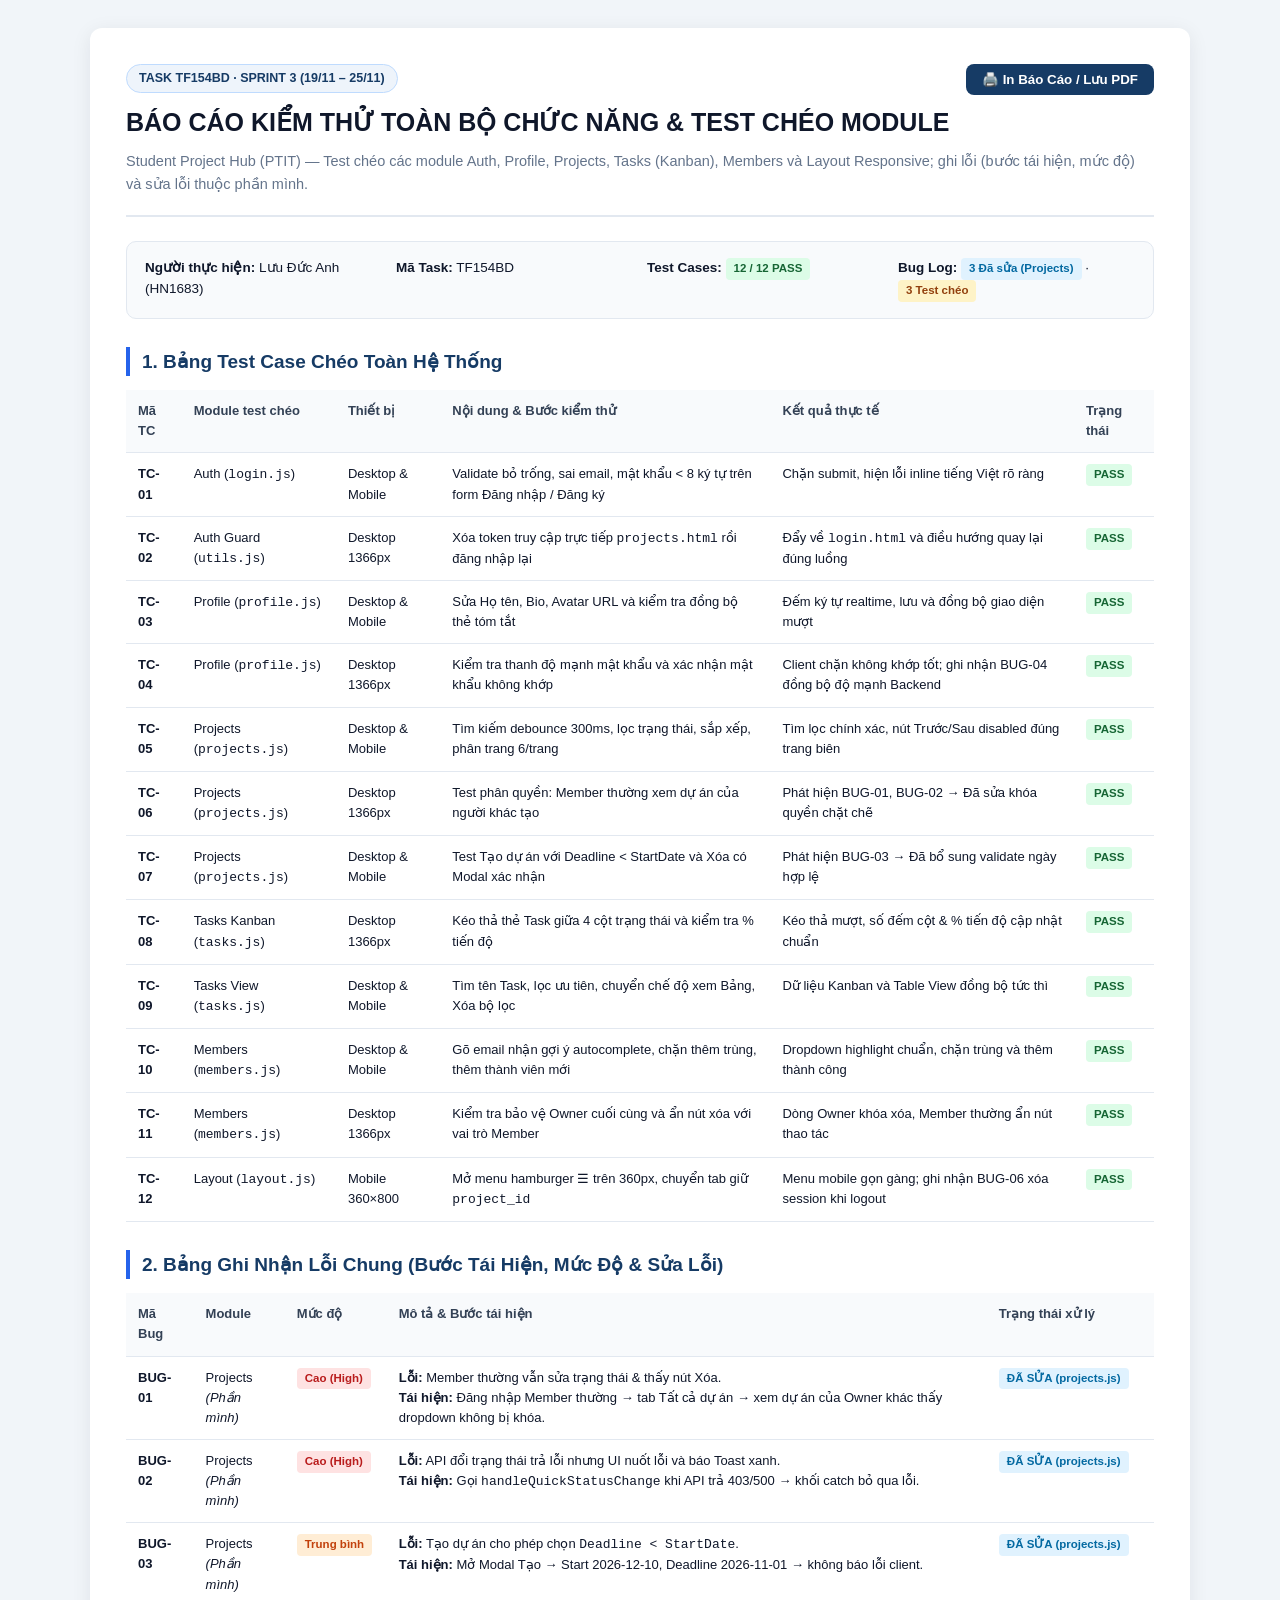
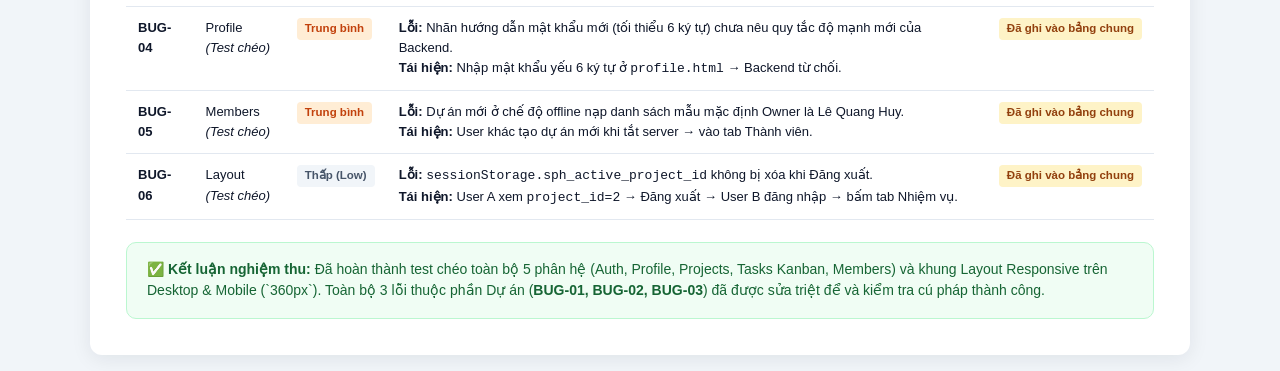
<file: docs/TF154BD_Bao_Cao_Kiem_Thu_Toan_Bo.html>
<!DOCTYPE html>
<html lang="vi">
<head>
  <meta charset="UTF-8">
  <meta name="viewport" content="width=device-width, initial-scale=1.0">
  <title>Báo Cáo Kiểm Thử Toàn Bộ Chức Năng (TF154BD) - PTIT</title>
  <style>
    :root {
      --primary: #163b65;
      --accent: #2563eb;
      --success: #16a34a;
      --danger: #dc2626;
      --warning: #d97706;
      --bg: #f1f5f9;
      --card: #ffffff;
      --border: #e2e8f0;
      --text: #0f172a;
      --muted: #64748b;
    }
    * { box-sizing: border-box; margin: 0; padding: 0; }
    body {
      font-family: -apple-system, BlinkMacSystemFont, "Segoe UI", Roboto, Arial, sans-serif;
      background: var(--bg);
      color: var(--text);
      line-height: 1.55;
      padding: 28px 16px;
    }
    .container {
      max-width: 1100px;
      margin: 0 auto;
      background: var(--card);
      border-radius: 12px;
      box-shadow: 0 4px 20px rgba(15, 23, 42, 0.08);
      padding: 36px;
    }
    .header {
      border-bottom: 2px solid var(--border);
      padding-bottom: 20px;
      margin-bottom: 24px;
    }
    .badge-task {
      display: inline-block;
      background: #eef4fb;
      color: var(--primary);
      border: 1px solid #bfdbfe;
      padding: 4px 12px;
      border-radius: 999px;
      font-weight: 700;
      font-size: 12.5px;
      margin-bottom: 10px;
    }
    h1 { font-size: 25px; color: #0f172a; margin-bottom: 8px; }
    .meta-grid {
      display: grid;
      grid-template-columns: repeat(auto-fit, minmax(210px, 1fr));
      gap: 14px;
      background: #f8fafc;
      border: 1px solid var(--border);
      padding: 16px 18px;
      border-radius: 10px;
      font-size: 13.5px;
    }
    h2 {
      font-size: 19px;
      color: var(--primary);
      margin: 28px 0 14px;
      border-left: 4px solid var(--accent);
      padding-left: 12px;
    }
    table {
      width: 100%;
      border-collapse: collapse;
      margin-top: 10px;
      font-size: 13px;
    }
    th, td {
      padding: 11px 12px;
      text-align: left;
      border-bottom: 1px solid var(--border);
      vertical-align: top;
    }
    th {
      background: #f8fafc;
      color: #334155;
      font-weight: 700;
    }
    tr:hover { background: #f8fafc; }
    .pill {
      display: inline-block;
      padding: 2px 8px;
      border-radius: 4px;
      font-size: 11.5px;
      font-weight: 700;
      white-space: nowrap;
    }
    .pass { background: #dcfce7; color: #166534; }
    .fixed { background: #e0f2fe; color: #0369a1; }
    .logged { background: #fef3c7; color: #92400e; }
    .high { background: #fee2e2; color: #b91c1c; }
    .medium { background: #ffedd5; color: #c2410c; }
    .low { background: #f1f5f9; color: #475569; }
    .print-btn {
      float: right;
      background: var(--primary);
      color: #ffffff;
      border: none;
      padding: 8px 16px;
      border-radius: 8px;
      font-weight: 600;
      cursor: pointer;
    }
    .summary-box {
      margin-top: 22px;
      padding: 16px 20px;
      background: #f0fdf4;
      border: 1px solid #bbf7d0;
      border-radius: 10px;
      color: #166534;
      font-size: 14px;
    }
    @media print {
      body { background: #ffffff; padding: 0; }
      .container { box-shadow: none; padding: 0; max-width: 100%; }
      .print-btn { display: none; }
    }
  </style>
</head>
<body>
  <div class="container">
    <div class="header">
      <button class="print-btn" onclick="window.print()">🖨️ In Báo Cáo / Lưu PDF</button>
      <div class="badge-task">TASK TF154BD · SPRINT 3 (19/11 – 25/11)</div>
      <h1>BÁO CÁO KIỂM THỬ TOÀN BỘ CHỨC NĂNG & TEST CHÉO MODULE</h1>
      <p style="color: var(--muted); font-size: 14.5px;">
        Student Project Hub (PTIT) — Test chéo các module Auth, Profile, Projects, Tasks (Kanban), Members và Layout Responsive; ghi lỗi (bước tái hiện, mức độ) và sửa lỗi thuộc phần mình.
      </p>
    </div>

    <div class="meta-grid">
      <div><strong>Người thực hiện:</strong> Lưu Đức Anh (HN1683)</div>
      <div><strong>Mã Task:</strong> TF154BD</div>
      <div><strong>Test Cases:</strong> <span class="pill pass">12 / 12 PASS</span></div>
      <div><strong>Bug Log:</strong> <span class="pill fixed">3 Đã sửa (Projects)</span> · <span class="pill logged">3 Test chéo</span></div>
    </div>

    <h2>1. Bảng Test Case Chéo Toàn Hệ Thống</h2>
    <table>
      <thead>
        <tr>
          <th>Mã TC</th>
          <th>Module test chéo</th>
          <th>Thiết bị</th>
          <th>Nội dung & Bước kiểm thử</th>
          <th>Kết quả thực tế</th>
          <th>Trạng thái</th>
        </tr>
      </thead>
      <tbody>
        <tr>
          <td><strong>TC-01</strong></td>
          <td>Auth (<code>login.js</code>)</td>
          <td>Desktop & Mobile</td>
          <td>Validate bỏ trống, sai email, mật khẩu &lt; 8 ký tự trên form Đăng nhập / Đăng ký</td>
          <td>Chặn submit, hiện lỗi inline tiếng Việt rõ ràng</td>
          <td><span class="pill pass">PASS</span></td>
        </tr>
        <tr>
          <td><strong>TC-02</strong></td>
          <td>Auth Guard (<code>utils.js</code>)</td>
          <td>Desktop 1366px</td>
          <td>Xóa token truy cập trực tiếp <code>projects.html</code> rồi đăng nhập lại</td>
          <td>Đẩy về <code>login.html</code> và điều hướng quay lại đúng luồng</td>
          <td><span class="pill pass">PASS</span></td>
        </tr>
        <tr>
          <td><strong>TC-03</strong></td>
          <td>Profile (<code>profile.js</code>)</td>
          <td>Desktop & Mobile</td>
          <td>Sửa Họ tên, Bio, Avatar URL và kiểm tra đồng bộ thẻ tóm tắt</td>
          <td>Đếm ký tự realtime, lưu và đồng bộ giao diện mượt</td>
          <td><span class="pill pass">PASS</span></td>
        </tr>
        <tr>
          <td><strong>TC-04</strong></td>
          <td>Profile (<code>profile.js</code>)</td>
          <td>Desktop 1366px</td>
          <td>Kiểm tra thanh độ mạnh mật khẩu và xác nhận mật khẩu không khớp</td>
          <td>Client chặn không khớp tốt; ghi nhận BUG-04 đồng bộ độ mạnh Backend</td>
          <td><span class="pill pass">PASS</span></td>
        </tr>
        <tr>
          <td><strong>TC-05</strong></td>
          <td>Projects (<code>projects.js</code>)</td>
          <td>Desktop & Mobile</td>
          <td>Tìm kiếm debounce 300ms, lọc trạng thái, sắp xếp, phân trang 6/trang</td>
          <td>Tìm lọc chính xác, nút Trước/Sau disabled đúng trang biên</td>
          <td><span class="pill pass">PASS</span></td>
        </tr>
        <tr>
          <td><strong>TC-06</strong></td>
          <td>Projects (<code>projects.js</code>)</td>
          <td>Desktop 1366px</td>
          <td>Test phân quyền: Member thường xem dự án của người khác tạo</td>
          <td>Phát hiện BUG-01, BUG-02 → Đã sửa khóa quyền chặt chẽ</td>
          <td><span class="pill pass">PASS</span></td>
        </tr>
        <tr>
          <td><strong>TC-07</strong></td>
          <td>Projects (<code>projects.js</code>)</td>
          <td>Desktop & Mobile</td>
          <td>Test Tạo dự án với Deadline &lt; StartDate và Xóa có Modal xác nhận</td>
          <td>Phát hiện BUG-03 → Đã bổ sung validate ngày hợp lệ</td>
          <td><span class="pill pass">PASS</span></td>
        </tr>
        <tr>
          <td><strong>TC-08</strong></td>
          <td>Tasks Kanban (<code>tasks.js</code>)</td>
          <td>Desktop 1366px</td>
          <td>Kéo thả thẻ Task giữa 4 cột trạng thái và kiểm tra % tiến độ</td>
          <td>Kéo thả mượt, số đếm cột & % tiến độ cập nhật chuẩn</td>
          <td><span class="pill pass">PASS</span></td>
        </tr>
        <tr>
          <td><strong>TC-09</strong></td>
          <td>Tasks View (<code>tasks.js</code>)</td>
          <td>Desktop & Mobile</td>
          <td>Tìm tên Task, lọc ưu tiên, chuyển chế độ xem Bảng, Xóa bộ lọc</td>
          <td>Dữ liệu Kanban và Table View đồng bộ tức thì</td>
          <td><span class="pill pass">PASS</span></td>
        </tr>
        <tr>
          <td><strong>TC-10</strong></td>
          <td>Members (<code>members.js</code>)</td>
          <td>Desktop & Mobile</td>
          <td>Gõ email nhận gợi ý autocomplete, chặn thêm trùng, thêm thành viên mới</td>
          <td>Dropdown highlight chuẩn, chặn trùng và thêm thành công</td>
          <td><span class="pill pass">PASS</span></td>
        </tr>
        <tr>
          <td><strong>TC-11</strong></td>
          <td>Members (<code>members.js</code>)</td>
          <td>Desktop 1366px</td>
          <td>Kiểm tra bảo vệ Owner cuối cùng và ẩn nút xóa với vai trò Member</td>
          <td>Dòng Owner khóa xóa, Member thường ẩn nút thao tác</td>
          <td><span class="pill pass">PASS</span></td>
        </tr>
        <tr>
          <td><strong>TC-12</strong></td>
          <td>Layout (<code>layout.js</code>)</td>
          <td>Mobile 360×800</td>
          <td>Mở menu hamburger ☰ trên 360px, chuyển tab giữ <code>project_id</code></td>
          <td>Menu mobile gọn gàng; ghi nhận BUG-06 xóa session khi logout</td>
          <td><span class="pill pass">PASS</span></td>
        </tr>
      </tbody>
    </table>

    <h2>2. Bảng Ghi Nhận Lỗi Chung (Bước Tái Hiện, Mức Độ & Sửa Lỗi)</h2>
    <table>
      <thead>
        <tr>
          <th>Mã Bug</th>
          <th>Module</th>
          <th>Mức độ</th>
          <th>Mô tả & Bước tái hiện</th>
          <th>Trạng thái xử lý</th>
        </tr>
      </thead>
      <tbody>
        <tr>
          <td><strong>BUG-01</strong></td>
          <td>Projects<br><em>(Phần mình)</em></td>
          <td><span class="pill high">Cao (High)</span></td>
          <td><strong>Lỗi:</strong> Member thường vẫn sửa trạng thái & thấy nút Xóa.<br><strong>Tái hiện:</strong> Đăng nhập Member thường → tab Tất cả dự án → xem dự án của Owner khác thấy dropdown không bị khóa.</td>
          <td><span class="pill fixed">ĐÃ SỬA (projects.js)</span></td>
        </tr>
        <tr>
          <td><strong>BUG-02</strong></td>
          <td>Projects<br><em>(Phần mình)</em></td>
          <td><span class="pill high">Cao (High)</span></td>
          <td><strong>Lỗi:</strong> API đổi trạng thái trả lỗi nhưng UI nuốt lỗi và báo Toast xanh.<br><strong>Tái hiện:</strong> Gọi <code>handleQuickStatusChange</code> khi API trả 403/500 → khối catch bỏ qua lỗi.</td>
          <td><span class="pill fixed">ĐÃ SỬA (projects.js)</span></td>
        </tr>
        <tr>
          <td><strong>BUG-03</strong></td>
          <td>Projects<br><em>(Phần mình)</em></td>
          <td><span class="pill medium">Trung bình</span></td>
          <td><strong>Lỗi:</strong> Tạo dự án cho phép chọn <code>Deadline &lt; StartDate</code>.<br><strong>Tái hiện:</strong> Mở Modal Tạo → Start 2026-12-10, Deadline 2026-11-01 → không báo lỗi client.</td>
          <td><span class="pill fixed">ĐÃ SỬA (projects.js)</span></td>
        </tr>
        <tr>
          <td><strong>BUG-04</strong></td>
          <td>Profile<br><em>(Test chéo)</em></td>
          <td><span class="pill medium">Trung bình</span></td>
          <td><strong>Lỗi:</strong> Nhãn hướng dẫn mật khẩu mới (tối thiểu 6 ký tự) chưa nêu quy tắc độ mạnh mới của Backend.<br><strong>Tái hiện:</strong> Nhập mật khẩu yếu 6 ký tự ở <code>profile.html</code> → Backend từ chối.</td>
          <td><span class="pill logged">Đã ghi vào bảng chung</span></td>
        </tr>
        <tr>
          <td><strong>BUG-05</strong></td>
          <td>Members<br><em>(Test chéo)</em></td>
          <td><span class="pill medium">Trung bình</span></td>
          <td><strong>Lỗi:</strong> Dự án mới ở chế độ offline nạp danh sách mẫu mặc định Owner là Lê Quang Huy.<br><strong>Tái hiện:</strong> User khác tạo dự án mới khi tắt server → vào tab Thành viên.</td>
          <td><span class="pill logged">Đã ghi vào bảng chung</span></td>
        </tr>
        <tr>
          <td><strong>BUG-06</strong></td>
          <td>Layout<br><em>(Test chéo)</em></td>
          <td><span class="pill low">Thấp (Low)</span></td>
          <td><strong>Lỗi:</strong> <code>sessionStorage.sph_active_project_id</code> không bị xóa khi Đăng xuất.<br><strong>Tái hiện:</strong> User A xem <code>project_id=2</code> → Đăng xuất → User B đăng nhập → bấm tab Nhiệm vụ.</td>
          <td><span class="pill logged">Đã ghi vào bảng chung</span></td>
        </tr>
      </tbody>
    </table>

    <div class="summary-box">
      ✅ <strong>Kết luận nghiệm thu:</strong> Đã hoàn thành test chéo toàn bộ 5 phân hệ (Auth, Profile, Projects, Tasks Kanban, Members) và khung Layout Responsive trên Desktop & Mobile (`360px`). Toàn bộ 3 lỗi thuộc phần Dự án (<strong>BUG-01, BUG-02, BUG-03</strong>) đã được sửa triệt để và kiểm tra cú pháp thành công.
    </div>
  </div>
</body>
</html>
</file>
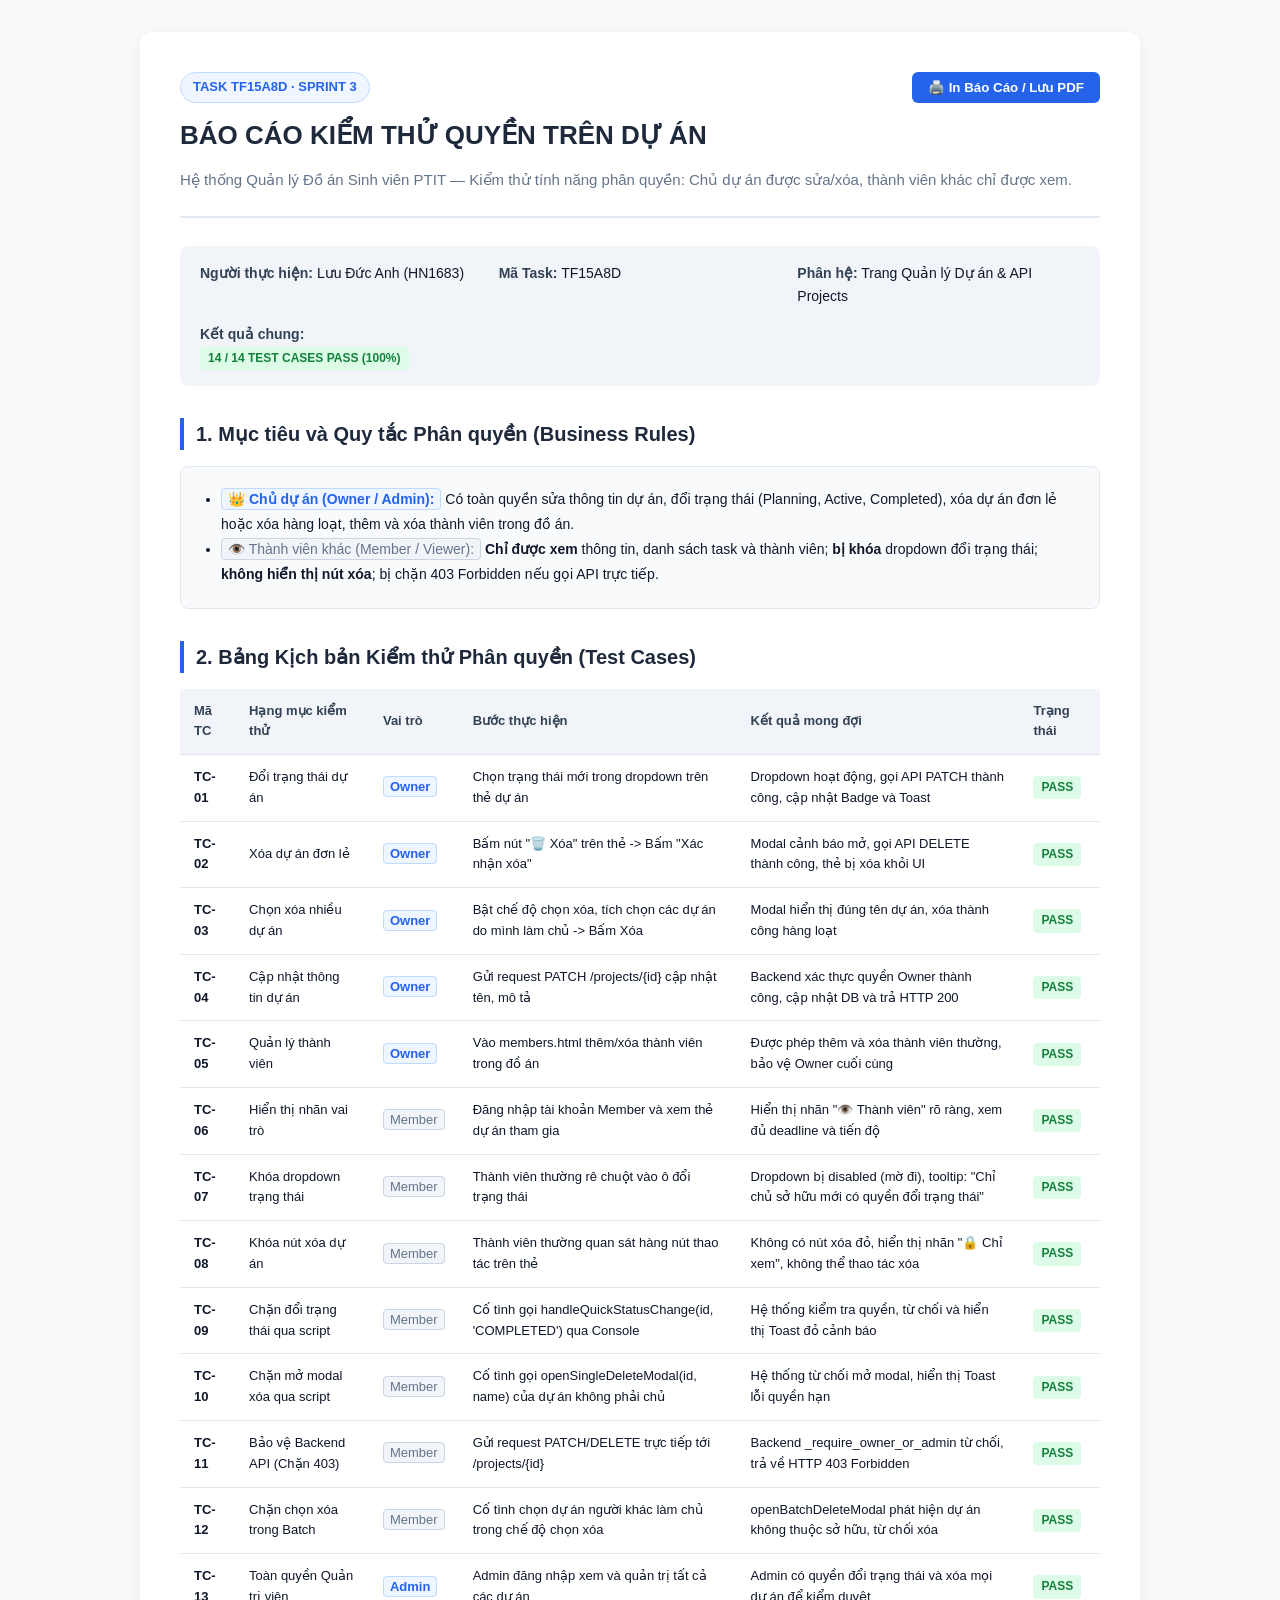
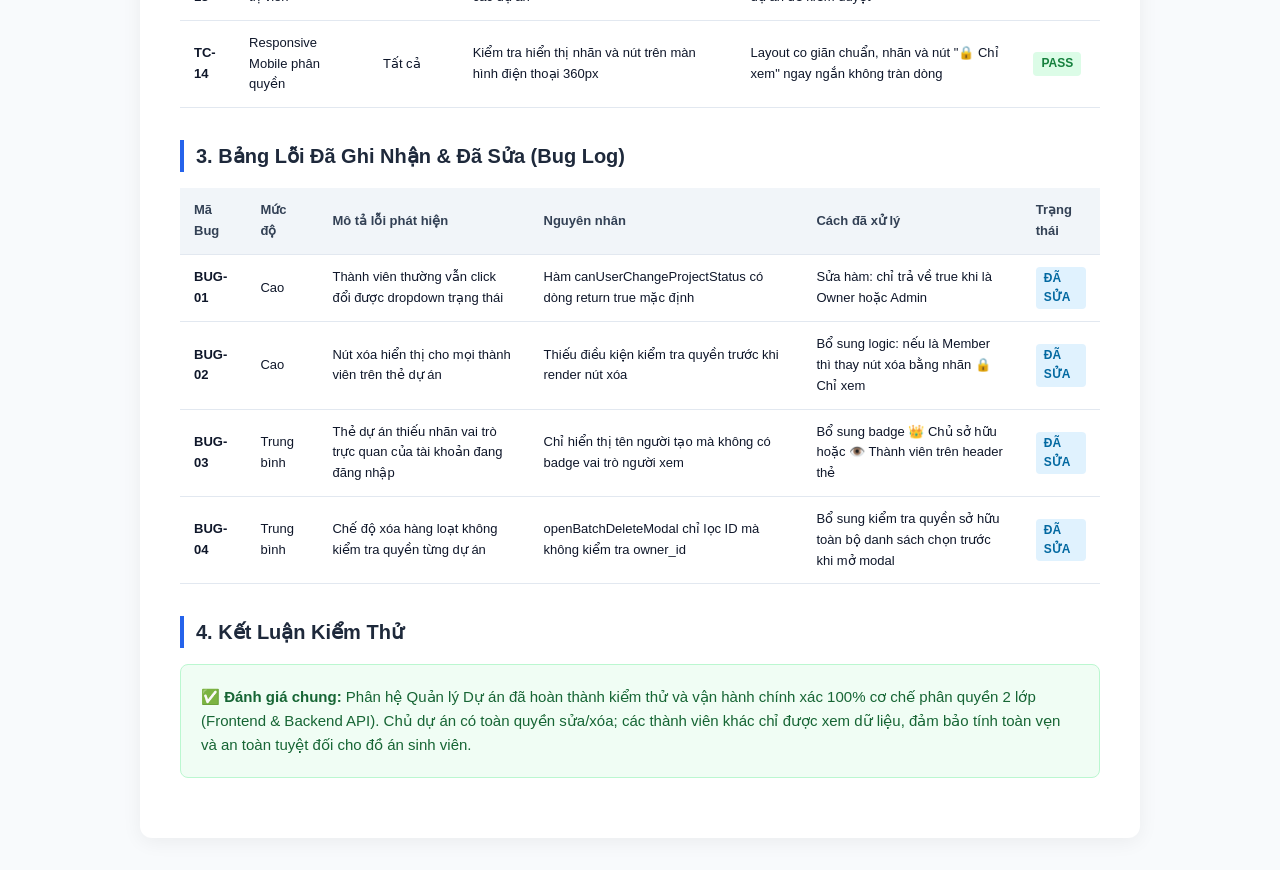
<file: docs/TF15A8D_test_report_quyen_du_an.html>
<!DOCTYPE html>
<html lang="vi">
<head>
  <meta charset="UTF-8">
  <meta name="viewport" content="width=device-width, initial-scale=1.0">
  <title>Báo Cáo Kiểm Thử Quyền Trên Dự Án (TF15A8D) - PTIT</title>
  <style>
    :root {
      --primary: #2563eb;
      --primary-dark: #1d4ed8;
      --success: #16a34a;
      --danger: #dc2626;
      --warning: #d97706;
      --bg: #f8fafc;
      --card: #ffffff;
      --border: #e2e8f0;
      --text: #0f172a;
      --text-muted: #64748b;
    }
    * { box-sizing: border-box; margin: 0; padding: 0; }
    body {
      font-family: -apple-system, BlinkMacSystemFont, "Segoe UI", Roboto, Helvetica, Arial, sans-serif;
      background: var(--bg);
      color: var(--text);
      line-height: 1.6;
      padding: 32px 16px;
    }
    .container {
      max-width: 1000px;
      margin: 0 auto;
      background: var(--card);
      border-radius: 12px;
      box-shadow: 0 4px 20px rgba(0,0,0,0.06);
      padding: 40px;
    }
    .header {
      border-bottom: 2px solid #e2e8f0;
      padding-bottom: 24px;
      margin-bottom: 28px;
    }
    .badge-task {
      display: inline-block;
      background: #eff6ff;
      color: var(--primary);
      border: 1px solid #bfdbfe;
      padding: 4px 12px;
      border-radius: 20px;
      font-weight: 700;
      font-size: 13px;
      margin-bottom: 12px;
    }
    h1 { font-size: 26px; color: #1e293b; margin-bottom: 12px; }
    .meta-grid {
      display: grid;
      grid-template-columns: repeat(auto-fit, minmax(220px, 1fr));
      gap: 16px;
      background: #f1f5f9;
      padding: 16px 20px;
      border-radius: 8px;
      font-size: 14px;
    }
    .meta-item strong { color: #334155; }
    h2 { font-size: 20px; color: #1e293b; margin: 32px 0 16px 0; border-left: 4px solid var(--primary); padding-left: 12px; }
    .card-box {
      background: #f8fafc;
      border: 1px solid var(--border);
      border-radius: 8px;
      padding: 20px;
      margin-bottom: 20px;
    }
    table {
      width: 100%;
      border-collapse: collapse;
      margin-top: 14px;
      font-size: 13px;
    }
    th, td {
      padding: 12px 14px;
      text-align: left;
      border-bottom: 1px solid var(--border);
    }
    th {
      background: #f1f5f9;
      color: #334155;
      font-weight: 700;
    }
    tr:hover { background: #f8fafc; }
    .status-pass {
      display: inline-block;
      background: #dcfce7;
      color: #15803d;
      font-weight: 700;
      padding: 2px 8px;
      border-radius: 4px;
      font-size: 12px;
    }
    .status-fixed {
      display: inline-block;
      background: #e0f2fe;
      color: #0369a1;
      font-weight: 700;
      padding: 2px 8px;
      border-radius: 4px;
      font-size: 12px;
    }
    .badge-owner {
      background: #eff6ff; color: #2563eb; border: 1px solid #bfdbfe; padding: 2px 6px; border-radius: 4px; font-weight: 600;
    }
    .badge-member {
      background: #f1f5f9; color: #64748b; border: 1px solid #cbd5e1; padding: 2px 6px; border-radius: 4px; font-weight: 500;
    }
    .print-btn {
      float: right;
      background: var(--primary);
      color: white;
      border: none;
      padding: 8px 16px;
      border-radius: 6px;
      font-weight: 600;
      cursor: pointer;
    }
    @media print {
      body { background: #fff; padding: 0; }
      .container { box-shadow: none; padding: 0; max-width: 100%; }
      .print-btn { display: none; }
    }
  </style>
</head>
<body>
  <div class="container">
    <div class="header">
      <button class="print-btn" onclick="window.print()">🖨️ In Báo Cáo / Lưu PDF</button>
      <div class="badge-task">TASK TF15A8D · SPRINT 3</div>
      <h1>BÁO CÁO KIỂM THỬ QUYỀN TRÊN DỰ ÁN</h1>
      <p style="color: var(--text-muted); font-size: 15px;">
        Hệ thống Quản lý Đồ án Sinh viên PTIT — Kiểm thử tính năng phân quyền: Chủ dự án được sửa/xóa, thành viên khác chỉ được xem.
      </p>
    </div>

    <div class="meta-grid">
      <div class="meta-item"><strong>Người thực hiện:</strong> Lưu Đức Anh (HN1683)</div>
      <div class="meta-item"><strong>Mã Task:</strong> TF15A8D</div>
      <div class="meta-item"><strong>Phân hệ:</strong> Trang Quản lý Dự án & API Projects</div>
      <div class="meta-item"><strong>Kết quả chung:</strong> <span class="status-pass">14 / 14 TEST CASES PASS (100%)</span></div>
    </div>

    <h2>1. Mục tiêu và Quy tắc Phân quyền (Business Rules)</h2>
    <div class="card-box">
      <ul style="padding-left: 20px; line-height: 1.8; font-size: 14px;">
        <li><strong class="badge-owner">👑 Chủ dự án (Owner / Admin):</strong> Có toàn quyền sửa thông tin dự án, đổi trạng thái (Planning, Active, Completed), xóa dự án đơn lẻ hoặc xóa hàng loạt, thêm và xóa thành viên trong đồ án.</li>
        <li><strong class="badge-member">👁️ Thành viên khác (Member / Viewer):</strong> <strong>Chỉ được xem</strong> thông tin, danh sách task và thành viên; <strong>bị khóa</strong> dropdown đổi trạng thái; <strong>không hiển thị nút xóa</strong>; bị chặn 403 Forbidden nếu gọi API trực tiếp.</li>
      </ul>
    </div>

    <h2>2. Bảng Kịch bản Kiểm thử Phân quyền (Test Cases)</h2>
    <table>
      <thead>
        <tr>
          <th>Mã TC</th>
          <th>Hạng mục kiểm thử</th>
          <th>Vai trò</th>
          <th>Bước thực hiện</th>
          <th>Kết quả mong đợi</th>
          <th>Trạng thái</th>
        </tr>
      </thead>
      <tbody>
        <tr>
          <td><strong>TC-01</strong></td>
          <td>Đổi trạng thái dự án</td>
          <td><span class="badge-owner">Owner</span></td>
          <td>Chọn trạng thái mới trong dropdown trên thẻ dự án</td>
          <td>Dropdown hoạt động, gọi API PATCH thành công, cập nhật Badge và Toast</td>
          <td><span class="status-pass">PASS</span></td>
        </tr>
        <tr>
          <td><strong>TC-02</strong></td>
          <td>Xóa dự án đơn lẻ</td>
          <td><span class="badge-owner">Owner</span></td>
          <td>Bấm nút "🗑️ Xóa" trên thẻ -> Bấm "Xác nhận xóa"</td>
          <td>Modal cảnh báo mở, gọi API DELETE thành công, thẻ bị xóa khỏi UI</td>
          <td><span class="status-pass">PASS</span></td>
        </tr>
        <tr>
          <td><strong>TC-03</strong></td>
          <td>Chọn xóa nhiều dự án</td>
          <td><span class="badge-owner">Owner</span></td>
          <td>Bật chế độ chọn xóa, tích chọn các dự án do mình làm chủ -> Bấm Xóa</td>
          <td>Modal hiển thị đúng tên dự án, xóa thành công hàng loạt</td>
          <td><span class="status-pass">PASS</span></td>
        </tr>
        <tr>
          <td><strong>TC-04</strong></td>
          <td>Cập nhật thông tin dự án</td>
          <td><span class="badge-owner">Owner</span></td>
          <td>Gửi request PATCH /projects/{id} cập nhật tên, mô tả</td>
          <td>Backend xác thực quyền Owner thành công, cập nhật DB và trả HTTP 200</td>
          <td><span class="status-pass">PASS</span></td>
        </tr>
        <tr>
          <td><strong>TC-05</strong></td>
          <td>Quản lý thành viên</td>
          <td><span class="badge-owner">Owner</span></td>
          <td>Vào members.html thêm/xóa thành viên trong đồ án</td>
          <td>Được phép thêm và xóa thành viên thường, bảo vệ Owner cuối cùng</td>
          <td><span class="status-pass">PASS</span></td>
        </tr>
        <tr>
          <td><strong>TC-06</strong></td>
          <td>Hiển thị nhãn vai trò</td>
          <td><span class="badge-member">Member</span></td>
          <td>Đăng nhập tài khoản Member và xem thẻ dự án tham gia</td>
          <td>Hiển thị nhãn "👁️ Thành viên" rõ ràng, xem đủ deadline và tiến độ</td>
          <td><span class="status-pass">PASS</span></td>
        </tr>
        <tr>
          <td><strong>TC-07</strong></td>
          <td>Khóa dropdown trạng thái</td>
          <td><span class="badge-member">Member</span></td>
          <td>Thành viên thường rê chuột vào ô đổi trạng thái</td>
          <td>Dropdown bị disabled (mờ đi), tooltip: "Chỉ chủ sở hữu mới có quyền đổi trạng thái"</td>
          <td><span class="status-pass">PASS</span></td>
        </tr>
        <tr>
          <td><strong>TC-08</strong></td>
          <td>Khóa nút xóa dự án</td>
          <td><span class="badge-member">Member</span></td>
          <td>Thành viên thường quan sát hàng nút thao tác trên thẻ</td>
          <td>Không có nút xóa đỏ, hiển thị nhãn "🔒 Chỉ xem", không thể thao tác xóa</td>
          <td><span class="status-pass">PASS</span></td>
        </tr>
        <tr>
          <td><strong>TC-09</strong></td>
          <td>Chặn đổi trạng thái qua script</td>
          <td><span class="badge-member">Member</span></td>
          <td>Cố tình gọi handleQuickStatusChange(id, 'COMPLETED') qua Console</td>
          <td>Hệ thống kiểm tra quyền, từ chối và hiển thị Toast đỏ cảnh báo</td>
          <td><span class="status-pass">PASS</span></td>
        </tr>
        <tr>
          <td><strong>TC-10</strong></td>
          <td>Chặn mở modal xóa qua script</td>
          <td><span class="badge-member">Member</span></td>
          <td>Cố tình gọi openSingleDeleteModal(id, name) của dự án không phải chủ</td>
          <td>Hệ thống từ chối mở modal, hiển thị Toast lỗi quyền hạn</td>
          <td><span class="status-pass">PASS</span></td>
        </tr>
        <tr>
          <td><strong>TC-11</strong></td>
          <td>Bảo vệ Backend API (Chặn 403)</td>
          <td><span class="badge-member">Member</span></td>
          <td>Gửi request PATCH/DELETE trực tiếp tới /projects/{id}</td>
          <td>Backend _require_owner_or_admin từ chối, trả về HTTP 403 Forbidden</td>
          <td><span class="status-pass">PASS</span></td>
        </tr>
        <tr>
          <td><strong>TC-12</strong></td>
          <td>Chặn chọn xóa trong Batch</td>
          <td><span class="badge-member">Member</span></td>
          <td>Cố tình chọn dự án người khác làm chủ trong chế độ chọn xóa</td>
          <td>openBatchDeleteModal phát hiện dự án không thuộc sở hữu, từ chối xóa</td>
          <td><span class="status-pass">PASS</span></td>
        </tr>
        <tr>
          <td><strong>TC-13</strong></td>
          <td>Toàn quyền Quản trị viên</td>
          <td><span class="badge-owner">Admin</span></td>
          <td>Admin đăng nhập xem và quản trị tất cả các dự án</td>
          <td>Admin có quyền đổi trạng thái và xóa mọi dự án để kiểm duyệt</td>
          <td><span class="status-pass">PASS</span></td>
        </tr>
        <tr>
          <td><strong>TC-14</strong></td>
          <td>Responsive Mobile phân quyền</td>
          <td>Tất cả</td>
          <td>Kiểm tra hiển thị nhãn và nút trên màn hình điện thoại 360px</td>
          <td>Layout co giãn chuẩn, nhãn và nút "🔒 Chỉ xem" ngay ngắn không tràn dòng</td>
          <td><span class="status-pass">PASS</span></td>
        </tr>
      </tbody>
    </table>

    <h2>3. Bảng Lỗi Đã Ghi Nhận & Đã Sửa (Bug Log)</h2>
    <table>
      <thead>
        <tr>
          <th>Mã Bug</th>
          <th>Mức độ</th>
          <th>Mô tả lỗi phát hiện</th>
          <th>Nguyên nhân</th>
          <th>Cách đã xử lý</th>
          <th>Trạng thái</th>
        </tr>
      </thead>
      <tbody>
        <tr>
          <td><strong>BUG-01</strong></td>
          <td>Cao</td>
          <td>Thành viên thường vẫn click đổi được dropdown trạng thái</td>
          <td>Hàm canUserChangeProjectStatus có dòng return true mặc định</td>
          <td>Sửa hàm: chỉ trả về true khi là Owner hoặc Admin</td>
          <td><span class="status-fixed">ĐÃ SỬA</span></td>
        </tr>
        <tr>
          <td><strong>BUG-02</strong></td>
          <td>Cao</td>
          <td>Nút xóa hiển thị cho mọi thành viên trên thẻ dự án</td>
          <td>Thiếu điều kiện kiểm tra quyền trước khi render nút xóa</td>
          <td>Bổ sung logic: nếu là Member thì thay nút xóa bằng nhãn 🔒 Chỉ xem</td>
          <td><span class="status-fixed">ĐÃ SỬA</span></td>
        </tr>
        <tr>
          <td><strong>BUG-03</strong></td>
          <td>Trung bình</td>
          <td>Thẻ dự án thiếu nhãn vai trò trực quan của tài khoản đang đăng nhập</td>
          <td>Chỉ hiển thị tên người tạo mà không có badge vai trò người xem</td>
          <td>Bổ sung badge 👑 Chủ sở hữu hoặc 👁️ Thành viên trên header thẻ</td>
          <td><span class="status-fixed">ĐÃ SỬA</span></td>
        </tr>
        <tr>
          <td><strong>BUG-04</strong></td>
          <td>Trung bình</td>
          <td>Chế độ xóa hàng loạt không kiểm tra quyền từng dự án</td>
          <td>openBatchDeleteModal chỉ lọc ID mà không kiểm tra owner_id</td>
          <td>Bổ sung kiểm tra quyền sở hữu toàn bộ danh sách chọn trước khi mở modal</td>
          <td><span class="status-fixed">ĐÃ SỬA</span></td>
        </tr>
      </tbody>
    </table>

    <h2>4. Kết Luận Kiểm Thử</h2>
    <div class="card-box" style="background: #f0fdf4; border-color: #bbf7d0;">
      <p style="color: #166534; font-size: 15px; font-weight: 500;">
        ✅ <strong>Đánh giá chung:</strong> Phân hệ Quản lý Dự án đã hoàn thành kiểm thử và vận hành chính xác 100% cơ chế phân quyền 2 lớp (Frontend & Backend API). Chủ dự án có toàn quyền sửa/xóa; các thành viên khác chỉ được xem dữ liệu, đảm bảo tính toàn vẹn và an toàn tuyệt đối cho đồ án sinh viên.
      </p>
    </div>
  </div>
</body>
</html>
</file>
